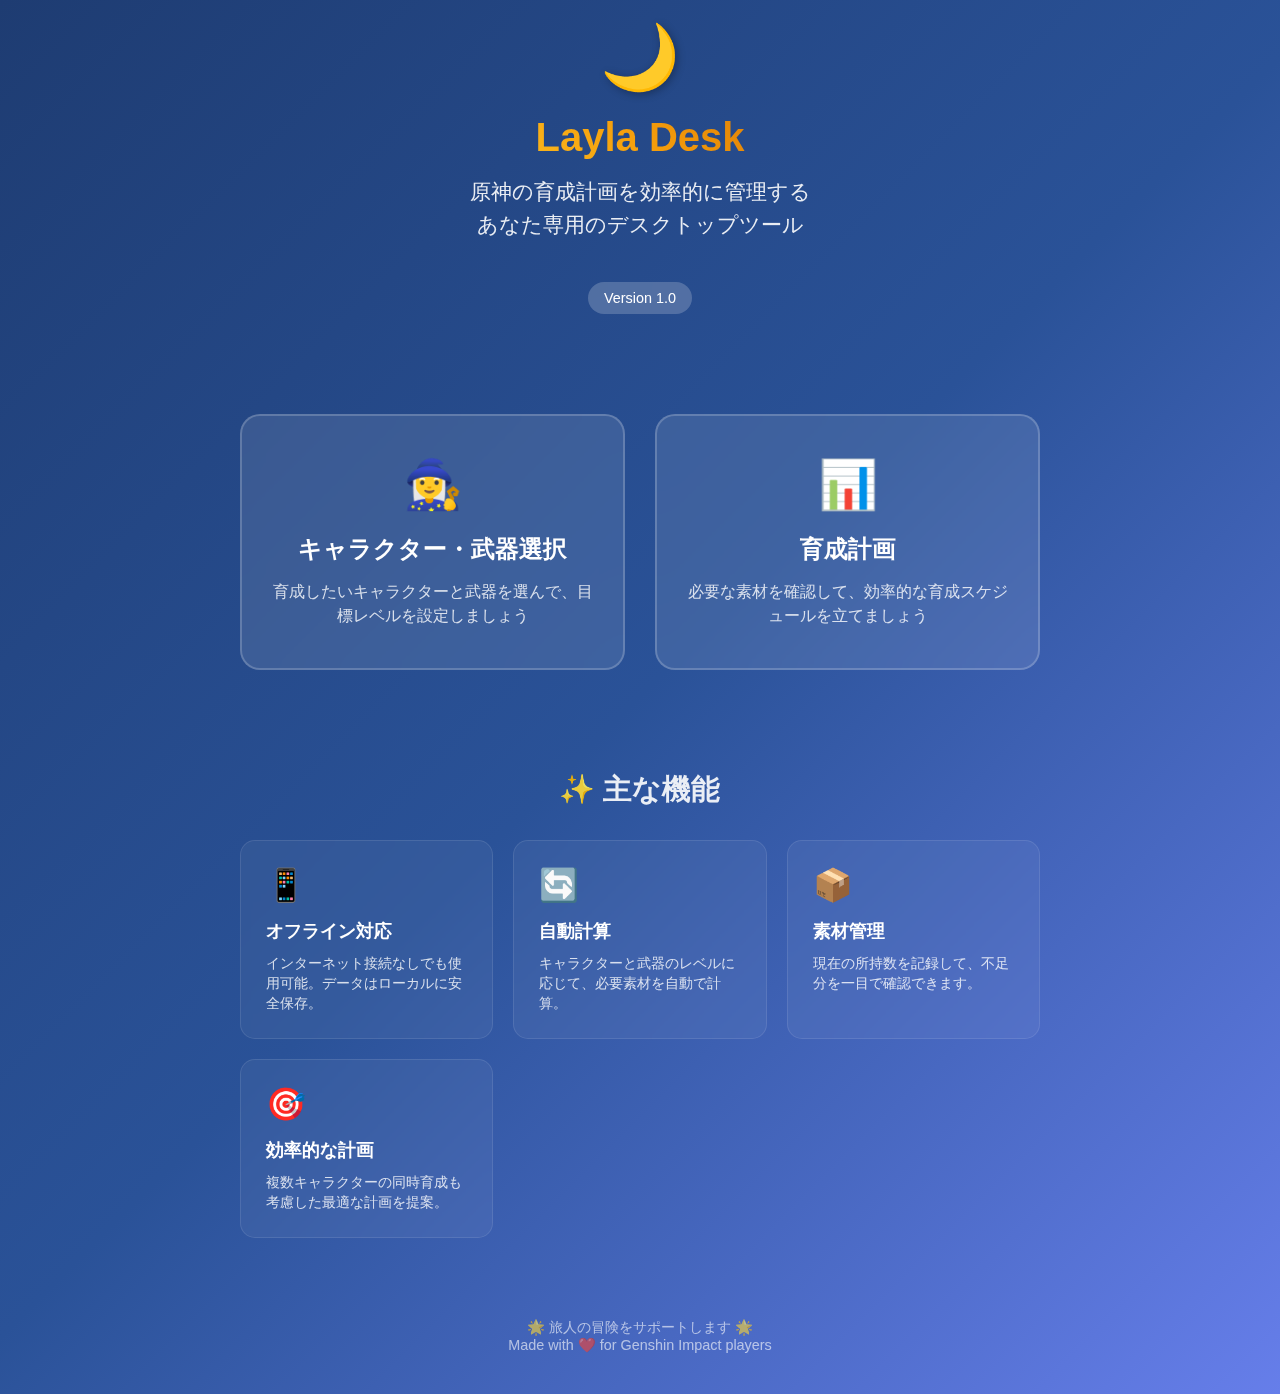
<file: index.html>
<!DOCTYPE html>
<html lang="ja">
<head>
    <meta charset="UTF-8">
    <meta name="viewport" content="width=device-width, initial-scale=1.0">
    <title>Layla Desk - 原神育成計画ツール</title>
    <link rel="manifest" href="manifest.json">
    <meta name="theme-color" content="#4f46e5">
    <style>
        * {
            margin: 0;
            padding: 0;
            box-sizing: border-box;
        }

        body {
            font-family: 'Segoe UI', Tahoma, Geneva, Verdana, sans-serif;
            background: linear-gradient(135deg, #1e3c72 0%, #2a5298 50%, #667eea 100%);
            min-height: 100vh;
            color: white;
            overflow-x: hidden;
        }

        .container {
            max-width: 1200px;
            margin: 0 auto;
            padding: 20px;
            min-height: 100vh;
            display: flex;
            flex-direction: column;
            justify-content: center;
            align-items: center;
            text-align: center;
        }

        .hero-section {
            margin-bottom: 60px;
            animation: fadeInUp 1s ease-out;
        }

        .logo {
            font-size: 4rem;
            margin-bottom: 20px;
            text-shadow: 2px 2px 8px rgba(0,0,0,0.3);
            animation: glow 2s ease-in-out infinite alternate;
        }

        @keyframes glow {
            from { text-shadow: 2px 2px 8px rgba(0,0,0,0.3), 0 0 20px rgba(79, 70, 229, 0.5); }
            to { text-shadow: 2px 2px 8px rgba(0,0,0,0.3), 0 0 30px rgba(79, 70, 229, 0.8); }
        }

        .title {
            font-size: 2.5rem;
            font-weight: 700;
            margin-bottom: 15px;
            background: linear-gradient(45deg, #fbbf24, #f59e0b, #d97706);
            -webkit-background-clip: text;
            -webkit-text-fill-color: transparent;
            background-clip: text;
        }

        .subtitle {
            font-size: 1.3rem;
            opacity: 0.9;
            margin-bottom: 40px;
            line-height: 1.6;
        }

        .version {
            display: inline-block;
            background: rgba(255,255,255,0.2);
            padding: 8px 16px;
            border-radius: 20px;
            font-size: 0.9rem;
            margin-bottom: 40px;
            backdrop-filter: blur(10px);
        }

        .nav-buttons {
            display: grid;
            grid-template-columns: repeat(auto-fit, minmax(280px, 1fr));
            gap: 30px;
            width: 100%;
            max-width: 800px;
            margin-bottom: 60px;
        }

        .nav-card {
            background: rgba(255, 255, 255, 0.1);
            border: 2px solid rgba(255, 255, 255, 0.2);
            border-radius: 20px;
            padding: 40px 30px;
            text-decoration: none;
            color: white;
            transition: all 0.3s ease;
            backdrop-filter: blur(10px);
            position: relative;
            overflow: hidden;
        }

        .nav-card::before {
            content: '';
            position: absolute;
            top: 0;
            left: -100%;
            width: 100%;
            height: 100%;
            background: linear-gradient(90deg, transparent, rgba(255,255,255,0.1), transparent);
            transition: left 0.5s ease;
        }

        .nav-card:hover::before {
            left: 100%;
        }

        .nav-card:hover {
            transform: translateY(-10px);
            border-color: rgba(255, 255, 255, 0.4);
            box-shadow: 0 20px 40px rgba(0,0,0,0.2);
        }

        .nav-card-icon {
            font-size: 3rem;
            margin-bottom: 20px;
            display: block;
        }

        .nav-card-title {
            font-size: 1.5rem;
            font-weight: 600;
            margin-bottom: 15px;
        }

        .nav-card-description {
            font-size: 1rem;
            opacity: 0.8;
            line-height: 1.5;
        }

        .features-section {
            margin-top: 40px;
            animation: fadeInUp 1s ease-out 0.3s both;
        }

        .features-title {
            font-size: 1.8rem;
            margin-bottom: 30px;
            opacity: 0.9;
        }

        .features-grid {
            display: grid;
            grid-template-columns: repeat(auto-fit, minmax(250px, 1fr));
            gap: 20px;
            max-width: 800px;
        }

        .feature-item {
            background: rgba(255, 255, 255, 0.05);
            border-radius: 15px;
            padding: 25px;
            text-align: left;
            backdrop-filter: blur(5px);
            border: 1px solid rgba(255, 255, 255, 0.1);
        }

        .feature-icon {
            font-size: 2rem;
            margin-bottom: 15px;
            display: block;
        }

        .feature-title {
            font-size: 1.1rem;
            font-weight: 600;
            margin-bottom: 10px;
        }

        .feature-description {
            font-size: 0.9rem;
            opacity: 0.8;
            line-height: 1.4;
        }

        .footer {
            margin-top: 60px;
            padding: 20px;
            text-align: center;
            opacity: 0.6;
            font-size: 0.9rem;
        }

        @keyframes fadeInUp {
            from {
                opacity: 0;
                transform: translateY(30px);
            }
            to {
                opacity: 1;
                transform: translateY(0);
            }
        }

        /* レスポンシブ対応 */
        @media (max-width: 768px) {
            .logo {
                font-size: 3rem;
            }
            
            .title {
                font-size: 2rem;
            }
            
            .subtitle {
                font-size: 1.1rem;
            }
            
            .nav-buttons {
                grid-template-columns: 1fr;
                gap: 20px;
            }
            
            .nav-card {
                padding: 30px 20px;
            }
            
            .features-grid {
                grid-template-columns: 1fr;
            }
        }

        /* インストール促進バナー */
        .install-banner {
            position: fixed;
            bottom: 20px;
            left: 50%;
            transform: translateX(-50%);
            background: rgba(79, 70, 229, 0.9);
            color: white;
            padding: 15px 25px;
            border-radius: 25px;
            backdrop-filter: blur(10px);
            border: 1px solid rgba(255, 255, 255, 0.2);
            font-size: 0.9rem;
            box-shadow: 0 10px 30px rgba(0,0,0,0.3);
            z-index: 1000;
            opacity: 0;
            transition: opacity 0.3s ease;
        }

        .install-banner.show {
            opacity: 1;
        }

        .install-banner button {
            background: white;
            color: #4f46e5;
            border: none;
            padding: 8px 16px;
            border-radius: 15px;
            margin-left: 15px;
            cursor: pointer;
            font-weight: 600;
            transition: all 0.2s ease;
        }

        .install-banner button:hover {
            transform: scale(1.05);
        }
    </style>
    <link rel="manifest" href="manifest.json">
</head>
<body>
    <div class="container">
        <div class="hero-section">
            <div class="logo">🌙</div>
            <h1 class="title">Layla Desk</h1>
            <p class="subtitle">
                原神の育成計画を効率的に管理する<br>
                あなた専用のデスクトップツール
            </p>
            <div class="version">Version 1.0</div>
        </div>

        <div class="nav-buttons">
            <a href="characters.html" class="nav-card">
                <span class="nav-card-icon">🧙‍♀️</span>
                <h2 class="nav-card-title">キャラクター・武器選択</h2>
                <p class="nav-card-description">
                    育成したいキャラクターと武器を選んで、目標レベルを設定しましょう
                </p>
            </a>

            <a href="planning.html" class="nav-card">
                <span class="nav-card-icon">📊</span>
                <h2 class="nav-card-title">育成計画</h2>
                <p class="nav-card-description">
                    必要な素材を確認して、効率的な育成スケジュールを立てましょう
                </p>
            </a>
        </div>

        <div class="features-section">
            <h2 class="features-title">✨ 主な機能</h2>
            <div class="features-grid">
                <div class="feature-item">
                    <span class="feature-icon">📱</span>
                    <h3 class="feature-title">オフライン対応</h3>
                    <p class="feature-description">
                        インターネット接続なしでも使用可能。データはローカルに安全保存。
                    </p>
                </div>
                
                <div class="feature-item">
                    <span class="feature-icon">🔄</span>
                    <h3 class="feature-title">自動計算</h3>
                    <p class="feature-description">
                        キャラクターと武器のレベルに応じて、必要素材を自動で計算。
                    </p>
                </div>
                
                <div class="feature-item">
                    <span class="feature-icon">📦</span>
                    <h3 class="feature-title">素材管理</h3>
                    <p class="feature-description">
                        現在の所持数を記録して、不足分を一目で確認できます。
                    </p>
                </div>
                
                <div class="feature-item">
                    <span class="feature-icon">🎯</span>
                    <h3 class="feature-title">効率的な計画</h3>
                    <p class="feature-description">
                        複数キャラクターの同時育成も考慮した最適な計画を提案。
                    </p>
                </div>
            </div>
        </div>

        <div class="footer">
            <p>🌟 旅人の冒険をサポートします 🌟</p>
            <p>Made with ❤️ for Genshin Impact players</p>
        </div>
    </div>

    <!-- PWAインストール促進バナー -->
    <div id="installBanner" class="install-banner">
        📱 アプリとしてインストールできます
        <button onclick="installApp()">インストール</button>
        <button onclick="hideInstallBanner()" style="background: transparent; color: white; border: 1px solid white;">後で</button>
    </div>

    <script>
        // PWA関連の変数
        let deferredPrompt;
        const installBanner = document.getElementById('installBanner');

        // PWAインストール可能時のイベント
        window.addEventListener('beforeinstallprompt', (e) => {
            e.preventDefault();
            deferredPrompt = e;
            
            // モバイルデバイスの場合のみバナーを表示
            if (window.innerWidth <= 768) {
                setTimeout(() => {
                    installBanner.classList.add('show');
                }, 3000);
            }
        });

        // アプリインストール実行
        function installApp() {
            if (deferredPrompt) {
                deferredPrompt.prompt();
                deferredPrompt.userChoice.then((choiceResult) => {
                    if (choiceResult.outcome === 'accepted') {
                        console.log('PWAがインストールされました');
                    }
                    deferredPrompt = null;
                    hideInstallBanner();
                });
            }
        }

        // インストールバナーを非表示
        function hideInstallBanner() {
            installBanner.classList.remove('show');
            // 1日後まで再表示しない
            localStorage.setItem('installBannerHidden', Date.now());
        }

        // ページ読み込み時の処理
        document.addEventListener('DOMContentLoaded', () => {
            // バナー非表示の確認
            const hiddenTime = localStorage.getItem('installBannerHidden');
            if (hiddenTime && Date.now() - hiddenTime < 24 * 60 * 60 * 1000) {
                return; // 24時間以内なら表示しない
            }

            // アニメーション遅延実行
            setTimeout(() => {
                document.body.style.opacity = '1';
            }, 100);
        });

        // Service Worker登録
        if ('serviceWorker' in navigator) {
            window.addEventListener('load', () => {
                navigator.serviceWorker.register('sw.js')
                    .then(registration => {
                        console.log('Service Worker registered successfully');
                    })
                    .catch(error => {
                        console.log('Service Worker registration failed:', error);
                    });
            });
        }

        // ページ遷移時のアニメーション
        document.querySelectorAll('.nav-card').forEach(card => {
            card.addEventListener('click', (e) => {
                e.preventDefault();
                const href = card.getAttribute('href');
                
                // フェードアウトアニメーション
                document.body.style.transition = 'opacity 0.3s ease';
                document.body.style.opacity = '0';
                
                setTimeout(() => {
                    window.location.href = href;
                }, 300);
            });
        });
    </script>
    <script>
    if ('serviceWorker' in navigator) {
        window.addEventListener('load', () => {
            navigator.serviceWorker.register('/layla-desk/sw.js')
                .then(registration => {
                    console.log('Service Worker registered: ', registration);
                })
                .catch(error => {
                    console.log('Service Worker registration failed: ', error);
                });
        });
    }
    </script>
</body>
</html>
</file>
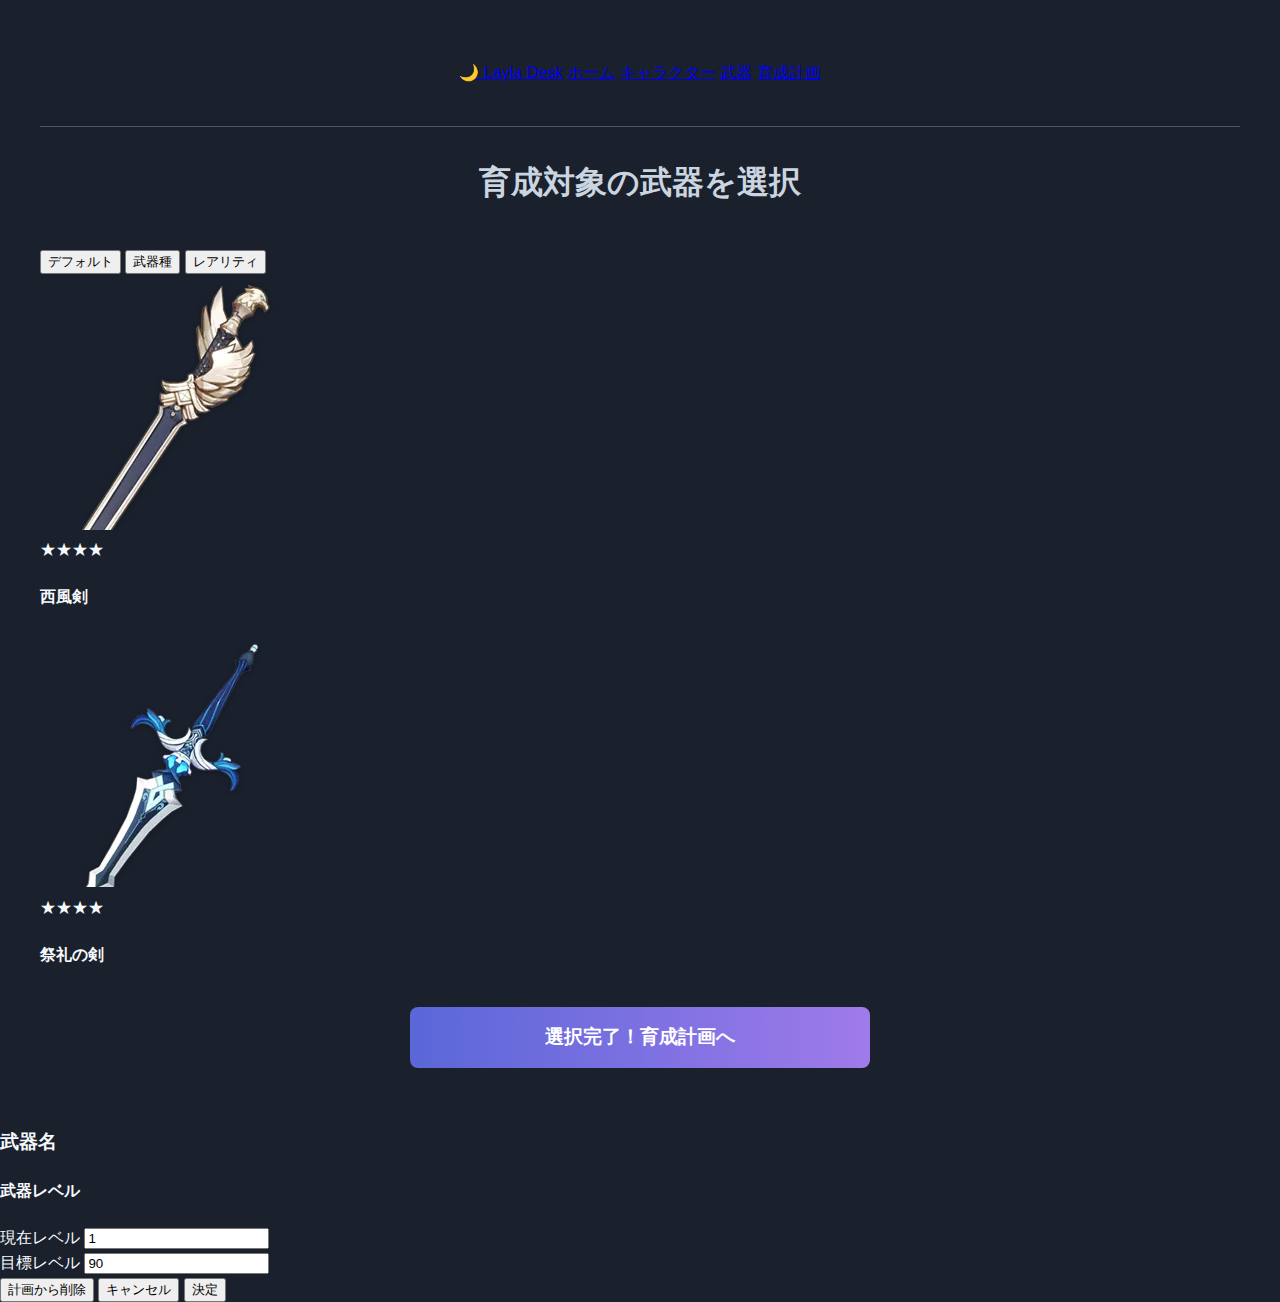
<file: weapons.html>
<!DOCTYPE html>
<html lang="ja">
<head>
    <meta charset="UTF-8">
    <meta name="viewport" content="width=device-width, initial-scale=1.0">
    <title>武器選択 - Layla Desk</title>
    <link rel="stylesheet" href="css/style.css">
    <link rel="manifest" href="manifest.json">
    <meta name="theme-color" content="#4f46e5">
</head>
<body>
    <div class="container">
        <!-- ヘッダーはJavaScriptでここに挿入されます -->
        <div id="header-placeholder"></div>

        <main>
            <h2 class="page-title">育成対象の武器を選択</h2>
            <!-- ▼▼▼ ソートボタンを追加 ▼▼▼ -->
            <div class="sort-controls">
                <button class="sort-btn" data-sort-by="default">デフォルト</button>
                <button class="sort-btn" data-sort-by="type">武器種</button>
                <button class="sort-btn" data-sort-by="rarity">レアリティ</button>
            </div>
            <!-- ▼▼▼ 武器一覧を表示するリストを追加 ▼▼▼ -->
            <div id="weapon-list" class="item-grid">
                 <p style="text-align: center;">武器データを読み込み中です...</p>
            </div>
            <a href="planning.html" class="next-step-button">選択完了！育成計画へ</a>
        </main>
    </div>
    
    <!-- ▼▼▼ 武器用のモーダルウィンドウ ▼▼▼ -->
    <div id="weapon-modal-overlay" class="modal-overlay">
        <div id="weapon-modal" class="modal">
            <h3 id="modal-weapon-name">武器名</h3>
            <div class="modal-content">
                <div class="modal-section">
                    <h4>武器レベル</h4>
                    <div class="modal-level-inputs">
                        <label for="weapon-current-lvl-input">現在レベル</label>
                        <input type="number" id="weapon-current-lvl-input" value="1">
                    </div>
                    <div class="modal-level-inputs">
                        <label for="weapon-target-lvl-input">目標レベル</label>
                        <input type="number" id="weapon-target-lvl-input" value="90">
                    </div>
                </div>
            </div>
            <div class="modal-actions">
                <button id="modal-remove-weapon-btn" class="btn-danger">計画から削除</button>
                <button id="modal-cancel-weapon-btn" class="btn-secondary">キャンセル</button>
                <button id="modal-save-weapon-btn" class="btn-primary">決定</button>
            </div>
        </div>
    </div>

    <script src="js/layout.js"></script>
    <script src="data/materials.js"></script>
    <script src="js/app.js"></script>
</body>
</html>
</file>
<file: css/style.css>
/* 全体の基本設定 */
body {
    margin: 0;
    font-family: 'Helvetica Neue', 'Arial', 'Hiragino Kaku Gothic ProN', 'Hiragino Sans', 'Meiryo', sans-serif;
    background-color: #1a202c; /* ダークな背景色 */
    color: #f7fafc; /* 明るい文字色 */
    line-height: 1.6;
}

/* コンテンツ全体のラッパー */
.container {
    max-width: 1200px;
    margin: 0 auto;
    padding: 20px;
}

/* ヘッダー */
.header {
    text-align: center;
    padding: 40px 20px;
    border-bottom: 1px solid #4a5568;
    margin-bottom: 30px;
}

.header h1 {
    font-size: 2.5rem;
    color: #a0aec0;
    margin: 0;
}
.header h1 a {
    color: inherit;
    text-decoration: none;
    transition: color 0.3s ease;
}
.header h1 a:hover {
    color: #e2e8f0;
}

/* ページタイトル */
.page-title {
    font-size: 2rem;
    color: #cbd5e0;
    text-align: center;
    margin-bottom: 40px;
}

/* === キャラクター選択ページ === */
#character-list {
    display: grid;
    /* 画面幅に応じてカードの列数を自動調整 */
    grid-template-columns: repeat(auto-fill, minmax(200px, 1fr));
    gap: 20px; /* カード間の余白 */
}

.character-card {
    background-color: #2d3748; /* カードの背景色 */
    border: 1px solid #4a5568;
    border-radius: 8px; /* カードの角を丸める */
    text-align: center;
    overflow: hidden; /* カードの外にはみ出した要素を隠す */
    cursor: pointer; /* マウスカーソルを手の形に */
    transition: transform 0.2s ease, box-shadow 0.2s ease; /* アニメーション設定 */
}

.character-card:hover {
    transform: translateY(-5px); /* 少し上に浮き上がる */
    box-shadow: 0 10px 20px rgba(0, 0, 0, 0.25);
}

.character-image {
    width: 100%;
    height: 200px;
    object-fit: cover; /* 画像の比率を保ったままトリミング */
    background-color: #1a202c; /* 画像がない場合の背景色 */
}

.character-info {
    padding: 15px;
}

.character-name {
    margin: 0 0 5px 0;
    font-size: 1.2rem;
}

.character-meta {
    margin: 0;
    font-size: 0.9rem;
    color: #a0aec0; /* 少し薄い文字色 */
}
/* 選択されたカードのデザイン */
.character-card.selected {
    border-color: #63b3ed; /* 明るい青色の枠線 */
    box-shadow: 0 0 15px rgba(99, 179, 237, 0.5); /* 青く光るような影 */
    background-color: #4a5568;
}

/* 次へ進むボタンのデザイン */
.next-step-button {
    display: block;
    width: 100%;
    max-width: 400px;
    margin: 40px auto 20px;
    padding: 15px 30px;
    font-size: 1.2rem;
    font-weight: bold;
    color: #fff;
    background: linear-gradient(90deg, #5a67d8, #9f7aea);
    border: none;
    border-radius: 8px;
    cursor: pointer;
    text-align: center;
    text-decoration: none;
    transition: transform 0.2s ease, box-shadow 0.2s ease;
}

.next-step-button:hover {
    transform: translateY(-3px);
    box-shadow: 0 8px 15px rgba(0, 0, 0, 0.2);
}
/* === 育成計画ページ === */
.section {
    background-color: #2d3748;
    padding: 20px;
    border-radius: 8px;
    margin-bottom: 30px;
}

.section h3 {
    margin-top: 0;
    border-bottom: 2px solid #4a5568;
    padding-bottom: 10px;
    margin-bottom: 20px;
}

#selected-characters-list {
    display: flex;
    gap: 15px;
    flex-wrap: wrap;
}

.mini-char-card {
    display: flex;
    align-items: center;
    gap: 10px;
    background-color: #4a5568;
    padding: 10px;
    border-radius: 8px;
}

.mini-char-card img {
    width: 50px;
    height: 50px;
    border-radius: 50%;
    object-fit: cover;
}

.material-item {
    display: flex;
    align-items: center;
    background-color: #4a5568;
    padding: 15px;
    border-radius: 8px;
    margin-bottom: 10px;
    flex-wrap: wrap;
}

.material-name {
    font-weight: bold;
    flex-grow: 1; /* 名前がスペースを埋めるように */
}

.material-total {
    margin: 0 20px;
}

.material-counter {
    display: flex;
    align-items: center;
    gap: 15px;
    margin-left: auto; /* 右寄せにする */
}

.counter-btn {
    width: 30px;
    height: 30px;
    border-radius: 50%;
    border: none;
    background-color: #5a67d8;
    color: white;
    font-size: 1.2rem;
    font-weight: bold;
    cursor: pointer;
}
.counter-btn:hover {
    background-color: #434190;
}

.current-count {
    font-size: 1.2rem;
    min-width: 50px;
    text-align: center;
}

.back-button {
    display: block;
    text-align: center;
    margin-top: 20px;
    color: #a0aec0;
    text-decoration: none;
}
.back-button:hover {
    color: #e2e8f0;
}
</file>
